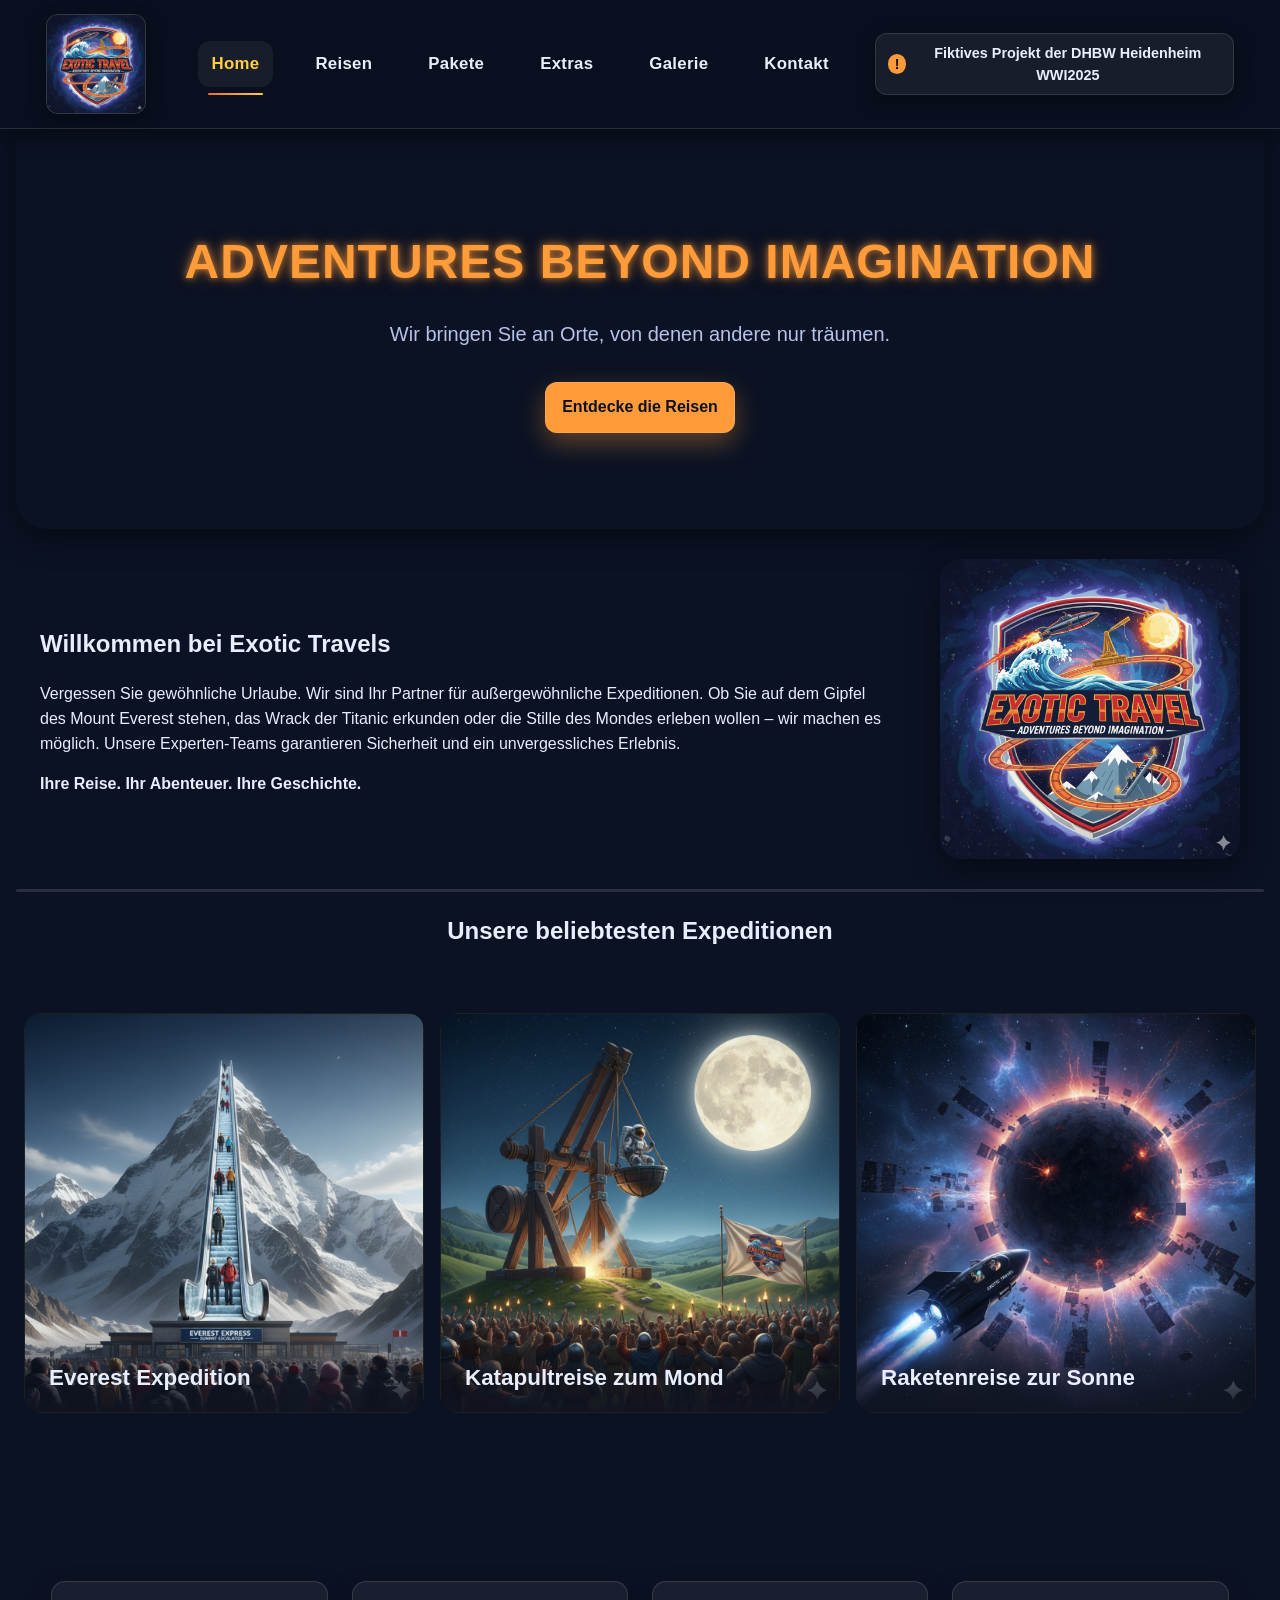
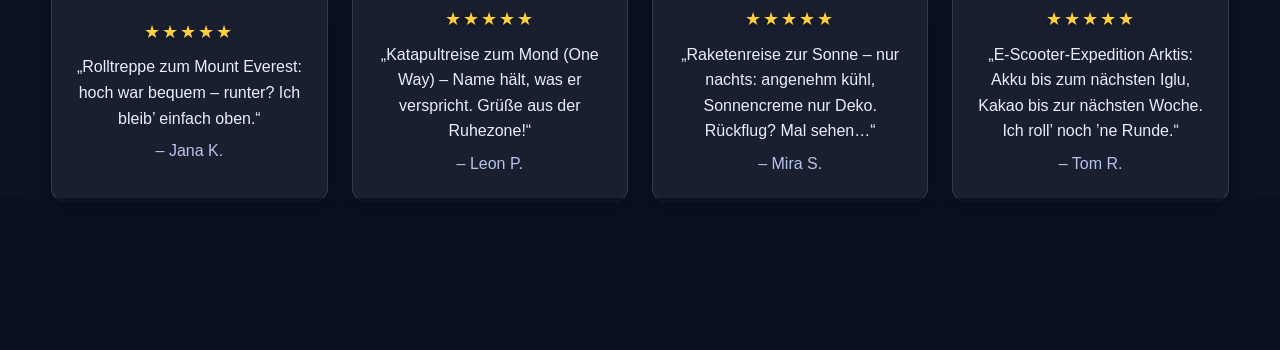
<file: index.html>
<!DOCTYPE html>
<html lang="de">

<head>
  <meta charset="UTF-8" />
  <meta name="viewport" content="width=device-width, initial-scale=1.0, shrink-to-fit=no" />
  <title>Exotic Travels – Startseite</title>
  <link rel="icon" href="./images/favicon.png" type="image/png">
  <link rel="stylesheet" href="style.css" />
  <link rel="stylesheet" href="mobile.css" />
</head>

<body>

  <header class="site-header">
    <div class="header-inner">
      <!-- Logo links -->
      <a class="brand" aria-label="Exotic Travels">
        <img class="brand-logo" src="./images/logo.png" alt="Exotic Travels Logo">
      </a>

      <!-- Mobile Menu Button -->
      <label for="nav-toggle" class="nav-toggle-label">
        <span class="hamburger"></span>
      </label>
      
      <!-- Checkbox for mobile menu toggle -->
      <input type="checkbox" id="nav-toggle" class="nav-toggle">

      <!-- Navigation zentriert -->
      <nav class="main-nav">
        <a href="./index.html" aria-current="page">Home</a>
        <a href="./reisen.html">Reisen</a>
        <a href="./reisepakete.html">Pakete</a>
        <a href="./extras.html">Extras</a>
        <a href="./galerie.html">Galerie</a>
        <a href="./kontakt.html">Kontakt</a>
      </nav>

      <!-- Info-Badge rechts -->
      <a class="note-btn" href="https://www.heidenheim.dhbw.de/startseite" target="_blank" rel="noopener">
        <span class="icon-bang" aria-hidden="true">!</span>
        Fiktives&nbsp;Projekt der DHBW Heidenheim WWI2025
      </a>
    </div>
  </header>
 <main>
    <section class="landing-hero">
      <h1>ADVENTURES BEYOND IMAGINATION</h1>
      <p class="landing-hero-subtitle">Wir bringen Sie an Orte, von denen andere nur träumen.</p>
      <a href="./reisen.html" class="btn btn-primary">Entdecke die Reisen</a>
    </section>

    <section class="landing-section-intro-section">
      <div class="landing-intro-text">
        <h2>Willkommen bei Exotic Travels</h2>
        <p>Vergessen Sie gewöhnliche Urlaube. Wir sind Ihr Partner für außergewöhnliche Expeditionen. Ob Sie auf dem Gipfel des Mount Everest stehen, das Wrack der Titanic erkunden oder die Stille des Mondes erleben wollen – wir machen es möglich. Unsere Experten-Teams garantieren Sicherheit und ein unvergessliches Erlebnis.</p>
        <p><strong>Ihre Reise. Ihr Abenteuer. Ihre Geschichte.</strong></p>
      </div>
      <div class="intro-logo">
        <img src="images/New Logo.png" alt="Exotic Travel Logo">
      </div>
    </section>

    <hr class="linie">
<h2 class="landing-section-title">Unsere beliebtesten Expeditionen</h2>
    <section class="card-grid reveal-on-scroll" class="card-grid">
      
      <figure class="card">
        <div class="card-inner">
          <div class="face front">
            <img src="./images/Mount Everest Banner.png" alt="Reiseziel 1">
           <div class="card-title-overlay"><h3>Everest Expedition</h3></div>
          </div>
          <figcaption class="face back">
            <div>
              <h3>Rolltreppe zum Mount-Everest</h3>
              <p>Entdecken sie die neue Rolltreppe auf den Mount Everest: fährt nur bergauf!</p>
              <p>Beheizter Unterboden, Sauerstoffflaschen hoffentlich betankt</p>
              <a href="./Mounteverest.html">Zur Angebotsseite</a>
              <h5>590€ pro Person</h5>
            </div>
          </figcaption>
        </div>
      </figure>

      <figure class="card">
        <div class="card-inner">
          <div class="face front">
            <img src="./images/Mondreise Banner.png" alt="Reiseziel 2">
            <div class="card-title-overlay"><h3>Katapultreise zum Mond</h3></div>
          </div>
          <figcaption class="face back">
            <div>
              <h3>Katapultreise zum Mond – One Way</h3>
              <p>Entdecken Sie unsere schnellste Ausreise: Ankunft garantiert, Rückflug nicht.<br>Gepäcklimit: 1 Helm, 0
                Rückflüge.<br>Aussicht: 12/10.</p>
              <a href="./Mondreise.html">Zur Angebotsseite</a>
              <h5>1.990€ pro Person</h5>
            </div>
          </figcaption>
        </div>
      </figure>

      <figure class="card">
        <div class="card-inner">
          <div class="face front">
            <img src="./images/Sonne Banner.png" alt="Reiseziel 3">
            <div class="card-title-overlay"><h3>Raketenreise zur Sonne</h3></div>
          </div>
          <figcaption class="face back">
            <div>
              <h3>Raketenreise zur Sonne – nur nachts</h3>
              <p>Entdecken Sie unseren Nachtflug zur Sonne: starten, staunen, nicht schmelzen.</p>
              <p>Temperatur: angenehm dunkel.<br> Sonnencreme: sicherheitshalber dabei.</p>
              <a href="./Sonne.html">Zur Angebotsseite</a>
              <h5>2.490€ pro Person</h5>
            </div>
          </figcaption>
        </div>
  </main>
  <section class="reviews-grid" aria-label="Kundenbewertungen">
      <article class="review-card">
        <div class="stars" aria-label="5 von 5 Sternen">★★★★★</div>
        <p class="review-text">„Rolltreppe zum Mount Everest: hoch war bequem – runter? Ich bleib’ einfach oben.“</p>
        <p class="review-meta">– Jana K.</p>
      </article>

      <article class="review-card">
        <div class="stars" aria-label="5 von 5 Sternen">★★★★★</div>
        <p class="review-text">„Katapultreise zum Mond (One Way) – Name hält, was er verspricht. Grüße aus der
          Ruhezone!“</p>
        <p class="review-meta">– Leon P.</p>
      </article>

      <article class="review-card">
        <div class="stars" aria-label="5 von 5 Sternen">★★★★★</div>
        <p class="review-text">„Raketenreise zur Sonne – nur nachts: angenehm kühl, Sonnencreme nur Deko. Rückflug? Mal
          sehen…“</p>
        <p class="review-meta">– Mira S.</p>
      </article>

      <article class="review-card">
        <div class="stars" aria-label="5 von 5 Sternen">★★★★★</div>
        <p class="review-text">„E-Scooter-Expedition Arktis: Akku bis zum nächsten Iglu, Kakao bis zur nächsten Woche.
          Ich roll’ noch ’ne Runde.“</p>
        <p class="review-meta">– Tom R.</p>
      </article>
    </section>

<footer class="site-footer" aria-label="Footer Navigation">
    <div class="footer-inner">
      <!-- Links mittig -->
      <nav class="footer-nav">
        <a href="./index.html">Home</a>
        <a href="./reisepakete.html">Reisepakete</a>
        <a href="./extras.html">Extras</a>
        <a href="./kontakt.html">Kontakt</a>
      </nav>

    </div>

    <p class="footer-copy">© 2025 Exotic Travels – Fiktives Projekt</p>
  </footer>


</body>

</html>
</file>
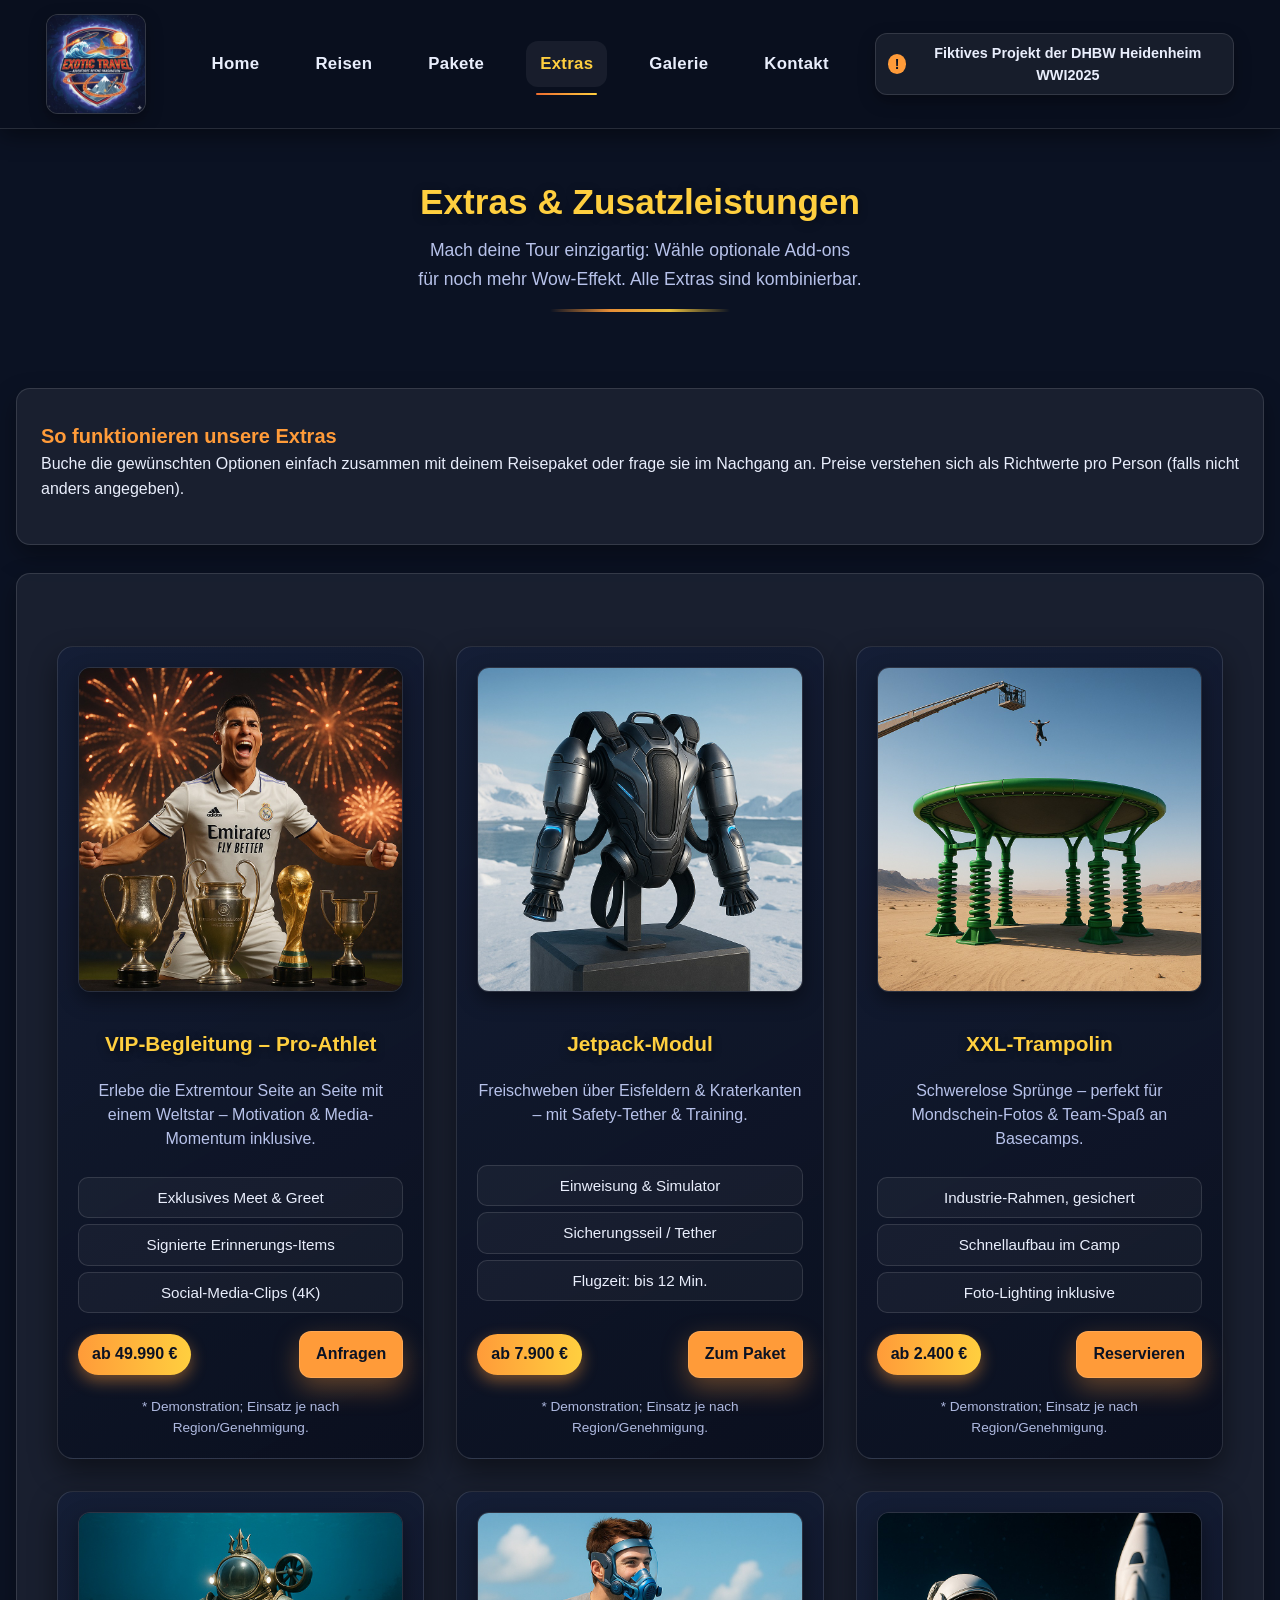
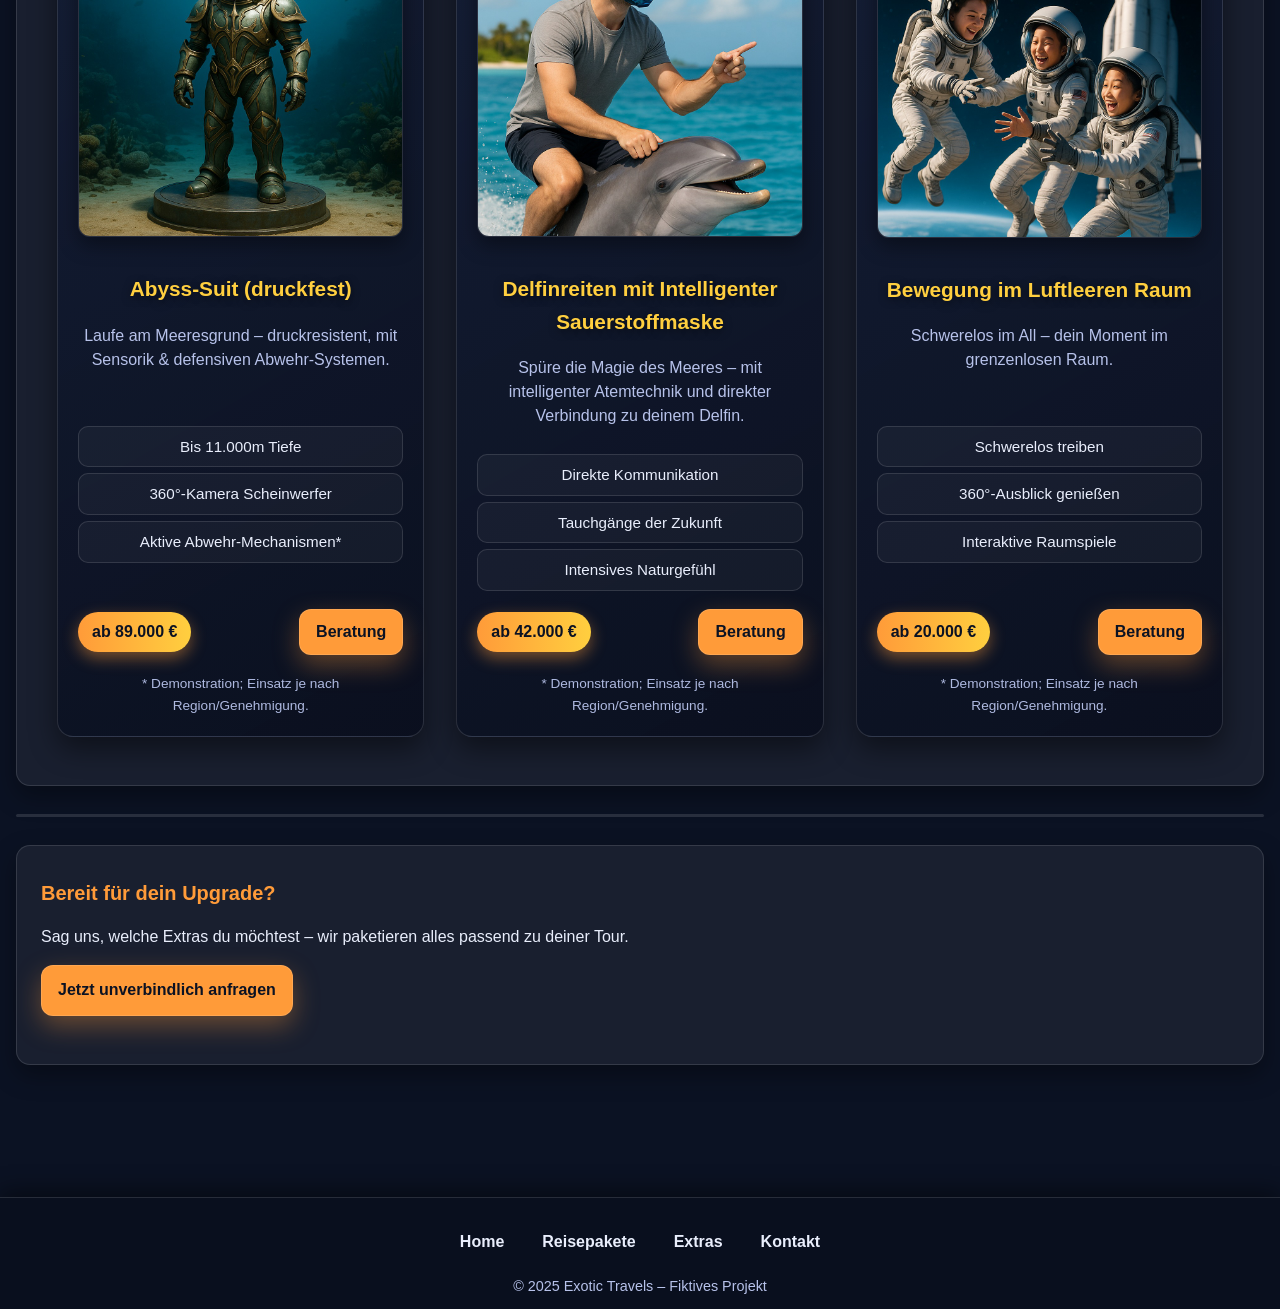
<file: extras.html>
<!DOCTYPE html>
<html lang="de">
<head>
  <meta charset="UTF-8" />
  <meta name="viewport" content="width=device-width, initial-scale=1" />
  <title>Exotic Travels – Extras</title>
  <link rel="icon" href="./images/favicon.png" type="image/png">
  <link rel="stylesheet" href="style.css" />
  <link rel="stylesheet" href="mobile.css" />
  </head>
<body>
  <header class="site-header">
    <div class="header-inner">
      <a class="brand" aria-label="Exotic Travels" href="./index.html">
        <img class="brand-logo" src="./images/logo.png" alt="Exotic Travels Logo">
      </a>
      <label for="nav-toggle" class="nav-toggle-label">
        <span class="hamburger"></span>
      </label>
      <input type="checkbox" id="nav-toggle" class="nav-toggle">
      <nav class="main-nav">
        <a href="./index.html">Home</a>
        <a href="./reisen.html">Reisen</a>
        <a href="./reisepakete.html">Pakete</a>
        <a href="./extras.html" aria-current="page">Extras</a>
        <a href="./galerie.html">Galerie</a>
        <a href="./kontakt.html">Kontakt</a>
      </nav>
      <a class="note-btn" href="https://www.heidenheim.dhbw.de/startseite" target="_blank" rel="noopener">
        <span class="icon-bang" aria-hidden="true">!</span>
        Fiktives&nbsp;Projekt der DHBW Heidenheim WWI2025
      </a>
    </div>
  </header>
  <main>
    <header class="page-header">
      <h1 class="page-title">Extras & Zusatzleistungen</h1>
      <p class="page-subtitle">
        Mach deine Tour einzigartig: Wähle optionale Add-ons für noch mehr Wow-Effekt. Alle Extras sind kombinierbar.
      </p>
    </header>
    <section class="section" aria-labelledby="extras-intro">
      <h2 id="extras-intro" class="section-title">So funktionieren unsere Extras</h2>
      <div class="prose">
        <p>Buche die gewünschten Optionen einfach zusammen mit deinem Reisepaket oder frage sie im Nachgang an. Preise verstehen sich als Richtwerte pro Person (falls nicht anders angegeben).</p>
      </div>
    </section>
    <section id="extras" class="section" aria-label="Extras & Zusatzleistungen">
      <div class="grid cols-3">
        <article class="card" aria-labelledby="extra-vip-title">
          <figure class="scene" role="img" aria-label="VIP-Begleitung durch Profi-Athlet: Symbolbild">
            <img src="./images/ronaldo.jpeg" alt="Symbolbild VIP-Begleitung">
          </figure>
          <h3 id="extra-vip-title">VIP-Begleitung – Pro-Athlet</h3>
          <p>Erlebe die Extremtour Seite an Seite mit einem Weltstar – Motivation & Media-Momentum inklusive.</p>
          <ul class="features">
            <li>Exklusives Meet &amp; Greet</li>
            <li>Signierte Erinnerungs-Items</li>
            <li>Social-Media-Clips (4K)</li>
          </ul>
          <div class="actions">
            <span class="price badge">ab 49.990&nbsp;€</span>
            <a class="btn" href="./kontakt.html">Anfragen</a>
          </div>
        </article>
        <article class="card" aria-labelledby="extra-jetpack-title">
          <figure class="scene" role="img" aria-label="Jetpack Zusatzmodul: Symbolbild">
            <img src="./images/jetpack.jpeg" alt="Symbolbild Jetpack-Modul">
          </figure>
          <h3 id="extra-jetpack-title">Jetpack-Modul</h3>
          <p>Freischweben über Eisfeldern &amp; Kraterkanten – mit Safety-Tether &amp; Training.</p>
          <ul class="features">
            <li>Einweisung &amp; Simulator</li>
            <li>Sicherungsseil / Tether</li>
            <li>Flugzeit: bis 12&nbsp;Min.</li>
          </ul>
          <div class="actions">
            <span class="price badge">ab 7.900&nbsp;€</span>
            <a class="btn" href="./kontakt.html">Zum Paket</a>
          </div>
        </article>
        <article class="card" aria-labelledby="extra-tramp-title">
          <figure class="scene" role="img" aria-label="XXL-Trampolin für Tour: Symbolbild">
            <img src="./images/trampolin.jpeg" alt="Symbolbild XXL-Trampolin">
          </figure>
          <h3 id="extra-tramp-title">XXL-Trampolin</h3>
          <p>Schwerelose Sprünge – perfekt für Mondschein-Fotos &amp; Team-Spaß an Basecamps.</p>
          <ul class="features">
            <li>Industrie-Rahmen, gesichert</li>
            <li>Schnellaufbau im Camp</li>
            <li>Foto-Lighting inklusive</li>
          </ul>
          <div class="actions">
            <span class="price badge">ab 2.400&nbsp;€</span>
            <a class="btn" href="./kontakt.html">Reservieren</a>
          </div>
        </article>

        <article class="card" aria-labelledby="extra-abyss-title">
          <figure class="scene" role="img" aria-label="Druckresistenter Roboteranzug: Symbolbild">
            <img src="./images/wasseranzug.jpeg" alt="Symbolbild druckresistenter Anzug">
          </figure>
          <h3 id="extra-abyss-title">Abyss-Suit (druckfest)</h3>
          <p>Laufe am Meeresgrund – druckresistent, mit Sensorik &amp; defensiven Abwehr-Systemen.</p>
          <ul class="features">
            <li>Bis 11.000m Tiefe</li>
            <li>360°-Kamera Scheinwerfer</li>
            <li>Aktive Abwehr-Mechanismen*</li>
          </ul>
          <div class="actions">
            <span class="price badge">ab 89.000 €</span>
            <a class="btn" href="./kontakt.html">Beratung</a>
          </div>
          <small class="muted">* Demonstration; Einsatz je nach Region/Genehmigung.</small>
        </article>

        <article class="card" aria-labelledby="Delfinreiten">
          <figure class="scene" role="img" aria-label="Delfinreiten: Symbolbild">
            <img src="./images/Delfinreiten.png" alt="Symbolbild Delfinreiten">
          </figure>
          <h3 id="extra-Delfinreiten-title">Delfinreiten mit Intelligenter Sauerstoffmaske</h3>
          <p>Spüre die Magie des Meeres – mit intelligenter Atemtechnik und direkter Verbindung zu deinem Delfin.</p>
          <ul class="features">
            <li>Direkte Kommunikation</li>
            <li>Tauchgänge der Zukunft</li>
            <li>Intensives Naturgefühl</li>
          </ul>
          <div class="actions">
            <span class="price badge">ab 42.000&nbsp;€</span>
            <a class="btn" href="./kontakt.html">Beratung</a>
          </div>
          <small class="muted">* Demonstration; Einsatz je nach Region/Genehmigung.</small>
        </article>

        <article class="card" aria-labelledby="Bewegung im Bewegung_im_Luftleeren_Raum">
          <figure class="scene" role="img" aria-label="Bewegung im Luftleeren Raum: Symbolbild">
            <img src="./images/Bewegung_im_Luftleeren_Raum.jpeg" alt="Symbolbild Bewegung im Luftleeren Raum">
          </figure>
          <h3 id="extra-abyss-title">Bewegung im Luftleeren Raum</h3>
          <p>Schwerelos im All – dein Moment im grenzenlosen Raum.</p>
          <ul class="features">
            <li>Schwerelos treiben</li>
            <li>360°-Ausblick genießen</li>
            <li>Interaktive Raumspiele</li>
          </ul>
          <div class="actions">
            <span class="price badge">ab 20.000&nbsp;€</span>
            <a class="btn" href="./kontakt.html">Beratung</a>
          </div>
          <small class="muted">* Demonstration; Einsatz je nach Region/Genehmigung.</small>
        </article>
      </div>
    </section>
    <hr class="linie" />
    <section class="section" aria-labelledby="cta-extras">
      <h2 id="cta-extras" class="section-title">Bereit für dein Upgrade?</h2>
      <p class="prose">Sag uns, welche Extras du möchtest – wir paketieren alles passend zu deiner Tour.</p>
      <p>
        <a class="btn" href="./kontakt.html">Jetzt unverbindlich anfragen</a>
      </p>
    </section>
  </main>
  <footer class="site-footer" aria-label="Footer Navigation">
    <div class="footer-inner">
      <nav class="footer-nav">
        <a href="./index.html">Home</a>
        <a href="./reisepakete.html">Reisepakete</a>
        <a href="./extras.html" aria-current="page">Extras</a>
        <a href="./kontakt.html">Kontakt</a>
      </nav>
    </div>
    <p class="footer-copy">© 2025 Exotic Travels – Fiktives Projekt</p>
  </footer>
</body>
</html>
</file>
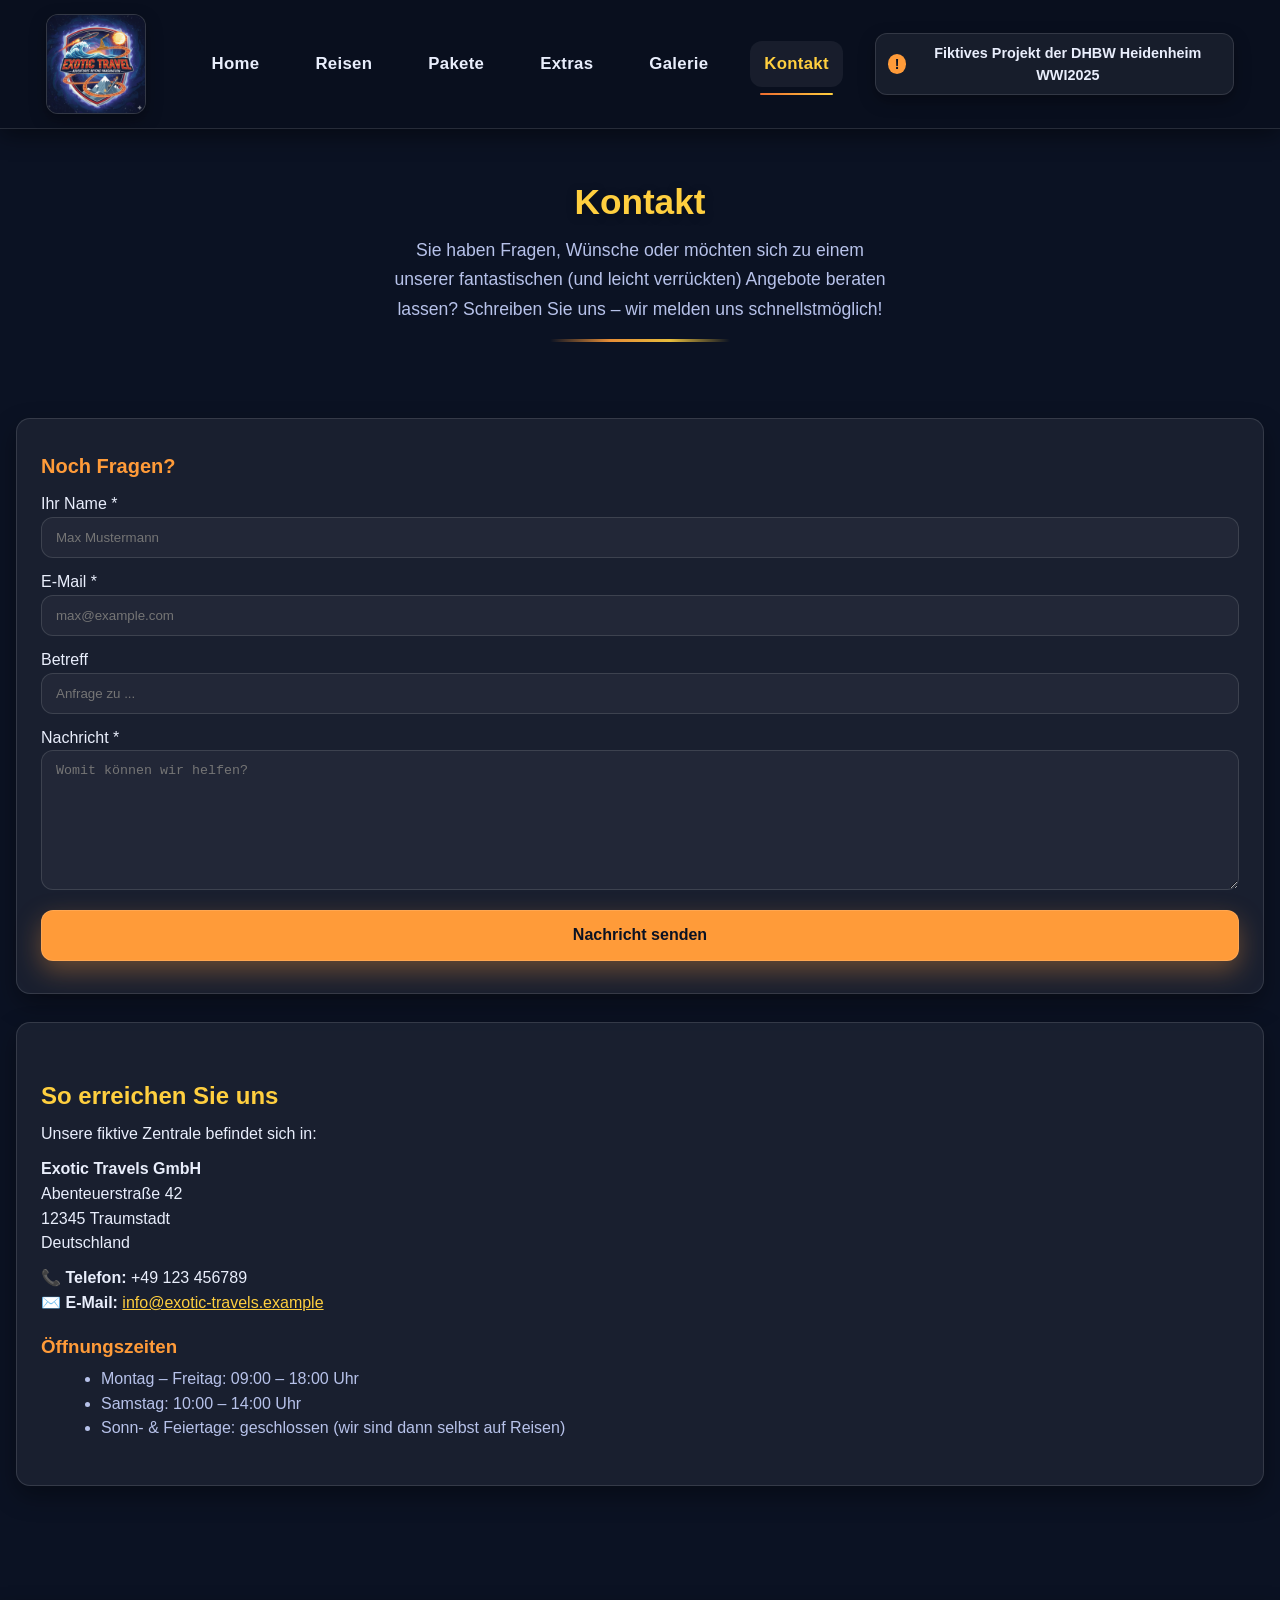
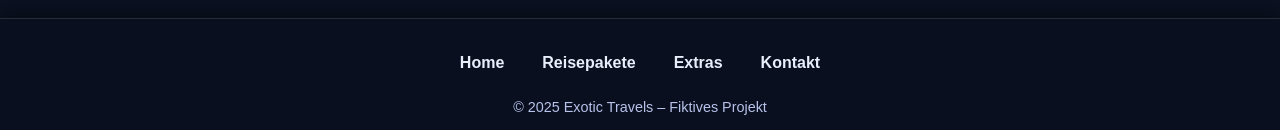
<file: kontakt.html>
<!DOCTYPE html>
<html lang="de">
<head>
  <meta charset="UTF-8" />
  <meta name="viewport" content="width=device-width, initial-scale=1" />
  <title>Exotic Travels – Kontakt</title>
  <link rel="icon" href="./images/favicon.png" type="image/png">
  <link rel="stylesheet" href="style.css" />
  <link rel="stylesheet" href="mobile.css" />
</head>
<body>
  <header class="site-header">
    <div class="header-inner">
      <a class="brand" aria-label="Exotic Travels" href="./index.html">
        <img class="brand-logo" src="./images/logo.png" alt="Exotic Travels Logo">
      </a>
      <label for="nav-toggle" class="nav-toggle-label">
        <span class="hamburger"></span>
      </label>
      <input type="checkbox" id="nav-toggle" class="nav-toggle">
      <nav class="main-nav">
        <a href="./index.html">Home</a>
        <a href="./reisen.html">Reisen</a>
        <a href="./reisepakete.html">Pakete</a>
        <a href="./extras.html">Extras</a>
        <a href="./galerie.html">Galerie</a>
        <a href="./kontakt.html" aria-current="page">Kontakt</a>
      </nav>
      <a class="note-btn" href="https://www.heidenheim.dhbw.de/startseite" target="_blank" rel="noopener">
        <span class="icon-bang" aria-hidden="true">!</span>
        Fiktives&nbsp;Projekt der DHBW Heidenheim WWI2025
      </a>
    </div>
  </header>
  <main>
    <header class="page-header">
      <h1 class="page-title">Kontakt</h1>
      <p class="page-subtitle">
        Sie haben Fragen, Wünsche oder möchten sich zu einem unserer fantastischen (und leicht verrückten) Angebote beraten lassen?  
        Schreiben Sie uns – wir melden uns schnellstmöglich!
      </p>
    </header>
    <section class="section">
      <div class="section-header">
        <h2 class="section-title">Noch Fragen?</h2>
      </div>
      <form class="form" action="./kontakt.html" method="post">
        <label>
          <span>Ihr Name *</span>
          <input class="input" type="text" name="name" placeholder="Max Mustermann" required>
        </label>
        <label>
          <span>E-Mail *</span>
          <input class="input" type="email" name="email" placeholder="max@example.com" required>
        </label>
        <label>
          <span>Betreff</span>
          <input class="input" type="text" name="subject" placeholder="Anfrage zu ...">
        </label>
        <label>
          <span>Nachricht *</span>
          <textarea class="textarea" name="msg" placeholder="Womit können wir helfen?" required></textarea>
        </label>
        <button class="btn" type="submit">Nachricht senden</button>
      </form>
    </section>
    <section class="section prose">
      <h2>So erreichen Sie uns</h2>
      <p>Unsere fiktive Zentrale befindet sich in:</p>
      <p><strong>Exotic Travels GmbH</strong><br>Abenteuerstraße 42<br>12345 Traumstadt<br>Deutschland</p>
      <p>
        📞 <strong>Telefon:</strong> +49&nbsp;123&nbsp;456789<br>
        ✉️ <strong>E-Mail:</strong> <a href="mailto:info@exotic-travels.example">info@exotic-travels.example</a>
      </p>
      <h3>Öffnungszeiten</h3>
      <ul>
        <li>Montag – Freitag: 09:00 – 18:00 Uhr</li>
        <li>Samstag: 10:00 – 14:00 Uhr</li>
        <li>Sonn- & Feiertage: geschlossen (wir sind dann selbst auf Reisen)</li>
      </ul>
    </section>
  </main>
  <footer class="site-footer" aria-label="Footer Navigation">
    <div class="footer-inner">
      <nav class="footer-nav">
        <a href="./index.html">Home</a>
        <a href="./reisepakete.html">Reisepakete</a>
        <a href="./extras.html">Extras</a>
        <a href="./kontakt.html" aria-current="page">Kontakt</a>
      </nav>
    </div>
    <p class="footer-copy">© 2025 Exotic Travels – Fiktives Projekt</p>
  </footer>
</body>
</html>
</file>
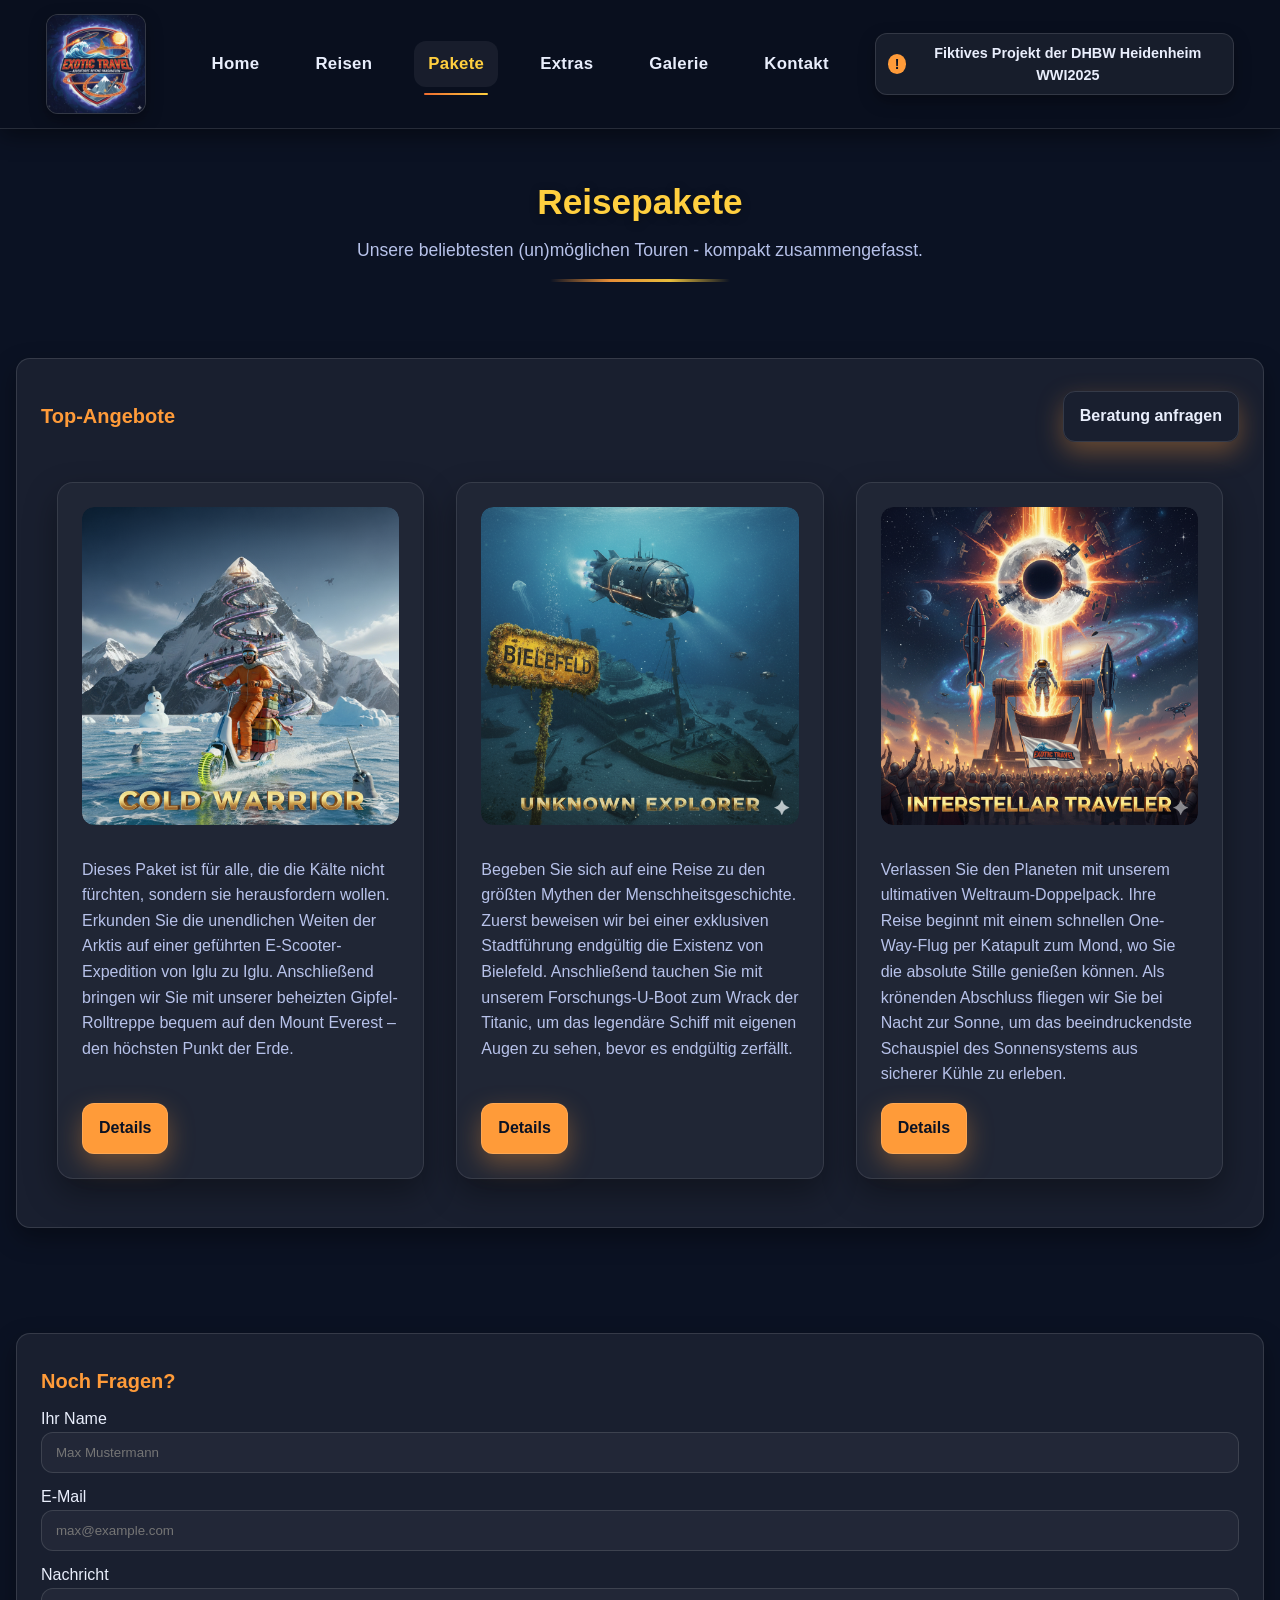
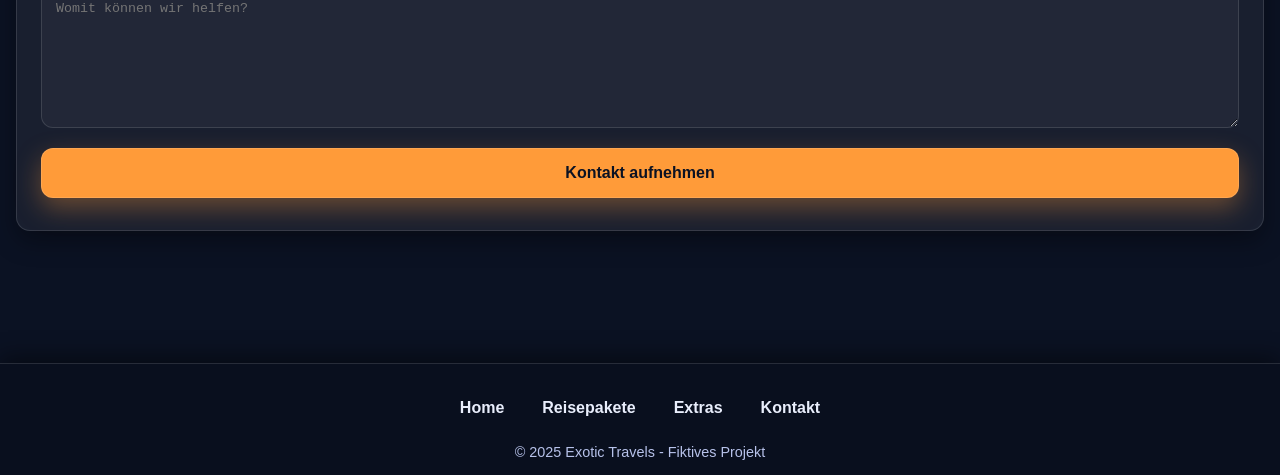
<file: reisepakete.html>
<!DOCTYPE html>
<html lang="de">
<head>
  <meta charset="UTF-8" />
  <meta name="viewport" content="width=device-width, initial-scale=1" />
  <title>Exotic Travels - Reisepakete</title>
  <link rel="icon" href="./images/favicon.png" type="image/png">
  <link rel="stylesheet" href="style.css" />
  <link rel="stylesheet" href="mobile.css" />
</head>
<body>
  <header class="site-header">
    <div class="header-inner">
      <a class="brand" aria-label="Exotic Travels" href="./index.html">
        <img class="brand-logo" src="./images/logo.png" alt="Exotic Travels Logo">
      </a>
      <label for="nav-toggle" class="nav-toggle-label">
        <span class="hamburger"></span>
      </label>
      <input type="checkbox" id="nav-toggle" class="nav-toggle">
      <nav class="main-nav">
        <a href="./index.html">Home</a>
        <a href="./reisen.html">Reisen</a>
        <a href="./reisepakete.html" aria-current="page">Pakete</a>
        <a href="./extras.html">Extras</a>
        <a href="./galerie.html">Galerie</a>
        <a href="./kontakt.html">Kontakt</a>
      </nav>
      <a class="note-btn" href="https://www.heidenheim.dhbw.de/startseite" target="_blank" rel="noopener">
        <span class="icon-bang" aria-hidden="true">!</span>
        Fiktives&nbsp;Projekt der DHBW Heidenheim WWI2025
      </a>
    </div>
  </header>
  <main>
    <header class="page-header">
      <h1 class="page-title">Reisepakete</h1>
      <p class="page-subtitle">Unsere beliebtesten (un)möglichen Touren - kompakt zusammengefasst.</p>
    </header>
    <section class="section">
      <div class="section-header">
        <h2 class="section-title">Top-Angebote</h2>
        <a class="btn ghost" href="./kontakt.html">Beratung anfragen</a>
      </div>
      <div class="grid cols-3">
        <article class="card">
          <div class="card-image-container">
            <img src="images/cold_warrior.png" alt="Cold Warrior Paket">
          </div>
          <p>Dieses Paket ist für alle, die die Kälte nicht fürchten, sondern sie herausfordern wollen. Erkunden Sie die unendlichen Weiten der Arktis auf einer geführten E-Scooter-Expedition von Iglu zu Iglu. Anschließend bringen wir Sie mit unserer beheizten Gipfel-Rolltreppe bequem auf den Mount Everest – den höchsten Punkt der Erde.</p>
          <a class="btn" href="./index.html">Details</a>
        </article>
        <article class="card">
          <div class="card-image-container">
            <img src="images/unknown_exploerer.png" alt="Unknown Explorer Paket">
          </div>
          <p>Begeben Sie sich auf eine Reise zu den größten Mythen der Menschheitsgeschichte. Zuerst beweisen wir bei einer exklusiven Stadtführung endgültig die Existenz von Bielefeld. Anschließend tauchen Sie mit unserem Forschungs-U-Boot zum Wrack der Titanic, um das legendäre Schiff mit eigenen Augen zu sehen, bevor es endgültig zerfällt.</p>
          <a class="btn" href="./index.html">Details</a>
        </article>
        <article class="card">
          <div class="card-image-container">
            <img src="images/interstellar_traveler_banner.png" alt="Interstellar Traveler Paket">
          </div>
          <p>Verlassen Sie den Planeten mit unserem ultimativen Weltraum-Doppelpack. Ihre Reise beginnt mit einem schnellen One-Way-Flug per Katapult zum Mond, wo Sie die absolute Stille genießen können. Als krönenden Abschluss fliegen wir Sie bei Nacht zur Sonne, um das beeindruckendste Schauspiel des Sonnensystems aus sicherer Kühle zu erleben.</p>
          <a class="btn" href="./index.html">Details</a>
        </article>
      </div>
    </section>
    <br><br>
    <section class="section">
      <div class="section-header">
        <h2 class="section-title">Noch Fragen?</h2>
      </div>
      <form class="form" action="./kontakt.html" method="get">
        <label>
          <span>Ihr Name</span>
          <input class="input" type="text" name="name" placeholder="Max Mustermann" required>
        </label>
        <label>
          <span>E-Mail</span>
          <input class="input" type="email" name="email" placeholder="max@example.com" required>
        </label>
        <label>
          <span>Nachricht</span>
          <textarea class="textarea" name="msg" placeholder="Womit können wir helfen?"></textarea>
        </label>
        <button class="btn" type="submit">Kontakt aufnehmen</button>
      </form>
    </section>
  </main>
  <footer class="site-footer" aria-label="Footer Navigation">
    <div class="footer-inner">
      <nav class="footer-nav">
        <a href="./index.html">Home</a>
        <a href="./reisepakete.html" aria-current="page">Reisepakete</a>
        <a href="./extras.html">Extras</a>
        <a href="./kontakt.html">Kontakt</a>
      </nav>
    </div>
    <p class="footer-copy">© 2025 Exotic Travels - Fiktives Projekt</p>
  </footer>
</body>
</html>
</file>
<file: style.css>
html,body
{ 
  height:100%; 
}

body
{
  margin:0;
  background:#0b1223;
  color:#e9eefc;
  font-family:"Segoe UI", Arial, sans-serif;
  line-height:1.55;
  -webkit-font-smoothing:antialiased;
  -moz-osx-font-smoothing:grayscale;
  text-align:center;
  overflow-x:hidden;
  width: 100%;
  box-sizing: border-box;
}

*, *:before, *:after
{
  box-sizing: inherit;
}

a
{ 
  color:#ffcf3f; text-decoration:none; 
}

img
{ 
  max-width:100%; display:block;
}

main
{
  width: 100%;
  max-width: 1440px;
  margin: 0 auto;
  padding: 0 16px 48px;
  overflow-x: hidden;
}

@media (max-width: 390px){
  main {
    padding: 0 12px 32px;
  }
}

.site-header{
  position:sticky; top:0; z-index:1000;
  background:rgba(10,15,30,.75);
  border-bottom:1px solid rgba(255,255,255,.12);
  backdrop-filter:blur(10px);
  box-shadow:0 6px 22px rgba(0,0,0,.45);
  padding:14px 0;
}
.header-inner{
  width:min(1440px,96vw);
  margin:0 auto;
  padding:0 20px;
  display:grid;
  grid-template-columns:120px 1fr auto;
  align-items:center;
  gap:12px 32px;
}
.brand-logo{
  width:100px; height:100px; object-fit:contain;
  border-radius:12px;
  background:rgba(255,255,255,.06);
  border:1px solid rgba(255,255,255,.12);
  box-shadow:0 6px 16px rgba(0,0,0,.35);
}
.main-nav{ display:flex; justify-content:center; align-items:center; gap:28px; }
.main-nav a{
  color:#e9eefc; font-weight:600; letter-spacing:.3px;
  font-size:1.05rem; position:relative; padding:10px 14px; border-radius:12px;
  transition:color .25s, transform .2s, background .25s;
}
.main-nav a:hover{ color:#ffcf3f; background:rgba(255,255,255,.06); transform:translateY(-1px); }
.main-nav a::after{
  content:""; position:absolute; left:10px; right:10px; bottom:-8px; height:2px; border-radius:999px;
  background:linear-gradient(90deg,#ef6d2f,#ffcf3f);
  transform:scaleX(0); transform-origin:left; transition:transform .25s;
}
.main-nav a:hover::after{ transform:scaleX(1); }
.main-nav a[aria-current="page"]{ color:#ffcf3f; background:rgba(255,255,255,.06); }
.main-nav a[aria-current="page"]::after{ transform:scaleX(1); }

.header-inner .note-btn{ justify-self:end; }
.note-btn{
  display:inline-flex; align-items:center; gap:8px;
  padding:8px 12px; border-radius:12px; cursor:pointer;
  background:rgba(255,255,255,.06); color:#e9eefc;
  border:1px solid rgba(255,255,255,.12);
  box-shadow:0 6px 16px rgba(0,0,0,.35);
  font-weight:600; font-size:.9rem;
  transition:background .25s, transform .15s, box-shadow .2s, color .2s;
}
.note-btn:hover{ background:rgba(255,255,255,.09); transform:translateY(-1px); box-shadow:0 10px 24px rgba(0,0,0,.45); }
.note-btn:focus-visible{ outline:2px solid #ffcf3f; outline-offset:3px; }
.note-btn .icon-bang{
  display:inline-flex; align-items:center; justify-content:center;
  width:20px; height:20px; border-radius:50%;
  background:#ff9b39; color:#0b1223;
  font-weight:800; font-size:14px; line-height:1;
}

.page-header{ padding:28px 0 8px; }
.page-title{
  margin:18px 0 6px; font-size:clamp(1.6rem, 3.2vw, 2.2rem); font-weight:800;
  color:#ffcf3f; text-shadow:0 2px 10px rgba(0,0,0,.35);
}
.page-subtitle{ margin:0 0 16px; color:#b7c2ea; max-width:70ch; }

.breadcrumbs{
  display:flex; gap:8px; flex-wrap:wrap; justify-content:center;
  font-size:.95rem; color:#b7c2ea;
}
.breadcrumbs a{ color:#e9eefc; }
.breadcrumbs a:hover{ color:#ffcf3f; }

.section {
  margin: 28px auto;
  padding: 32px 24px;
  background: rgba(255,255,255,.06);
  border: 1px solid rgba(255,255,255,.12);
  border-radius: 14px;
  box-shadow: 0 10px 24px rgba(0,0,0,.35);
  text-align: left;
  max-width: 1400px;
}

.section .grid {
  display: grid;
  grid-template-columns: repeat(auto-fit, minmax(min(100%, 320px), 1fr));
  gap: 32px;
  margin-top: 24px;
}

@media (max-width: 768px) {
  .section {
    padding: 24px 16px;
    margin: 20px auto;
  }
  
  .section .grid {
    gap: 24px;
  }
}
@media (max-width: 768px) {
  .section {
    width: calc(100% - 1rem);
    margin: 1rem auto;
  }
}
.section-header{
  display:flex; align-items:center; justify-content:space-between; gap:12px; margin-bottom:10px;
}
.section-title{ margin:0; font-size:1.25rem; color:#ff9b39; }

.card {
  background: linear-gradient(145deg, #11182d, #0b1223);
  border: 1px solid rgba(255,255,255,.12);
  border-radius: 16px;
  padding: 24px;
  box-shadow: 0 14px 32px rgba(0,0,0,.35);
  transition: transform .3s ease, box-shadow .3s ease;
  text-align: left;
  display: flex;
  flex-direction: column;
  gap: 1.25rem;
  height: 100%;
}

.card img {
  width: 100%;
  object-fit: contain;
  border-radius: 12px;
  background: rgba(0,0,0,.2);
  margin: 0;
}
.card:hover{ transform:translateY(-1px); box-shadow:0 22px 60px rgba(0,0,0,.55); }
.card h3{ margin:0 0 8px; color:#ff9b39; }

.grid { 
  display: grid; 
  gap: clamp(16px, 4vw, 32px);
  padding: 1rem;
}

.grid.cols-3 { 
  grid-template-columns: repeat(auto-fit, minmax(min(100%, 300px), 1fr)); 
}

.grid.cols-2 { 
  grid-template-columns: repeat(auto-fit, minmax(min(100%, 300px), 1fr)); 
}

.stack > * + * { 
  margin-top: 12px; 
}

/* Pakete Card Styles */
.section .card {
  background: rgba(255,255,255,.03);
  border: 1px solid rgba(255,255,255,.1);
  border-radius: 16px;
  padding: clamp(1rem, 3vw, 1.5rem);
  height: auto;
  display: flex;
  flex-direction: column;
  gap: 1rem;
  transition: transform 0.3s ease, box-shadow 0.3s ease;
}

.card-image-container {
  width: 100%;
  display: flex;
  align-items: center;
  justify-content: center;
  border-radius: 12px;
  overflow: hidden;
  background: transparent;
  margin-bottom: 1rem;
}


.card-image-container img {
  width: 100%;
  height: auto;
  aspect-ratio: auto;
  object-fit: contain;
  border-radius: 12px;
  background: transparent;
  margin: auto;
  display: block;
  transition: transform 0.3s ease;
}

.card-image-container img:hover {
  transform: scale(1.05);
}

.section .card:hover {
  transform: translateY(-5px);
  box-shadow: 0 20px 40px rgba(0,0,0,0.3);
}

.section .card p {
  color: #b7c2ea;
  line-height: 1.6;
  margin: 0;
}

.section .card .btn {
  margin-top: auto;
  align-self: start;
}

@media (max-width: 768px) {
  .section {
    padding: 1rem;
  }

  .section .card {
    padding: 1rem;
  }

  .section .card img {
    height: 180px;
  }
}

@media (max-width: 390px) {
  .grid {
    gap: 1rem;
    padding: 0.5rem;
  }

  .section {
    padding: 0.5rem;
    margin: 1rem 0;
  }

  .section-header {
    flex-direction: column;
    gap: 0.5rem;
    text-align: center;
  }
}

.btn{
  appearance:none; cursor:pointer; font:inherit;
  display:inline-block; padding:12px 16px; border-radius:12px;
  background:#ff9b39; color:#0b1223; font-weight:700;
  border:1px solid rgba(255,255,255,.12); box-shadow:0 10px 26px rgba(255,155,57,.35);
  transition:transform .15s, box-shadow .2s, background .2s;
}
.btn:hover{ transform:translateY(-1px); box-shadow:0 14px 32px rgba(255,155,57,.45); }
.btn:focus-visible{ outline:2px solid #ffcf3f; outline-offset:3px; }
.btn.ghost{ background:transparent; color:#e9eefc; }
.btn.ghost:hover{ background:rgba(255,255,255,.06); }

.prose h2{ color:#ffcf3f; margin:22px 0 8px; }
.prose h3{ color:#ff9b39; margin:16px 0 6px; }
.prose p{ color:#e9eefc; margin:0 0 10px; text-align:justify; text-justify:inter-word; hyphens:auto; }
.prose ul, .prose ol{ margin:0 0 12px 20px; color:#b7c2ea; }
.prose a{ text-decoration:underline; }

.table{
  width:100%; border-collapse:separate; border-spacing:0;
  background:rgba(255,255,255,.06); border:1px solid rgba(255,255,255,.12);
  border-radius:12px; overflow:hidden;
}
.table th, .table td{ padding:12px 14px; text-align:left; border-bottom:1px solid rgba(255,255,255,.12); }
.table thead th{ background:rgba(255,255,255,.04); color:#ffcf3f; font-weight:700; }
.table tr:last-child td{ border-bottom:0; }

.form{ display:grid; gap:12px; }
.input, .select, .textarea{
  width:100%; padding:12px 14px; color:#e9eefc;
  background:rgba(255,255,255,.04); border:1px solid rgba(255,255,255,.12); border-radius:12px;
}
.textarea{ min-height:140px; resize:vertical; }
.input:focus, .select:focus, .textarea:focus{ outline:2px solid #ffcf3f; outline-offset:3px; }

hr.linie{
  border:0; height:3px; width:100%;
  margin:18px auto; background:rgba(255,255,255,.12); border-radius:2px;
}
.linie--gradient{
  height:5px; width:400px; margin:10px auto 32px;
  background:linear-gradient(90deg, transparent, #ff9b39, #ffcf3f, transparent);
  border-radius:999px;
}

.site-footer{
  margin-top:56px; background:rgba(10,15,30,.75);
  border-top:1px solid rgba(255,255,255,.12); backdrop-filter:blur(8px);
  box-shadow:0 -6px 22px rgba(0,0,0,.45); padding:18px 0 12px; color:#e9eefc;
  text-align:center;
}
.footer-inner{
  width:min(1440px,96vw); margin:0 auto; padding:0 16px;
  display:flex; justify-content:center; align-items:center; gap:16px; flex-wrap:wrap;
}
.footer-nav{ display:flex; flex-wrap:wrap; gap:22px; justify-content:center; margin:8px auto; }
.footer-nav a{
  color:#e9eefc; font-weight:600; padding:6px 8px; border-radius:10px;
  transition:color .25s, background .25s, transform .2s;
}
.footer-nav a:hover{ color:#ffcf3f; background:rgba(255,255,255,.06); transform:translateY(-1px); }
.footer-copy{ margin:6px 0 0; color:#b7c2ea; font-size:.9rem; }

h1{ margin:48px 0 30px; color:#ffcf3f; }

.intro-text{ margin:0 auto 40px; width:90%; max-width:500px; }
.intro-text p{ margin:0 0 6px; text-align:justify; text-justify:inter-word; hyphens:auto; color:#b7c2ea; }
.intro-text p::after{ content:""; display:inline-block; width:100%; }
.intro-text p:last-child{ text-align-last:center; }

.hero{
  position:relative; min-height:30vh; display:flex; align-items:center; justify-content:center;
   color:#e9eefc; overflow:clip;
  padding-top: 50px;
}
.hero.full-bleed{ width:100vw; margin-left:50%; transform:translateX(-50%); }
@supports (width:100dvw){ .hero.full-bleed{ width:100dvw; } }

.hero-content {
    position: relative;
    z-index: 2;
    max-width: 1000px;
    text-align: center;
}
.hero-title{
  margin:0 0 10px; font-size:clamp(2rem,4vw,3rem); font-weight:800; color:#ffcf3f;
  text-shadow:0 2px 10px rgba(0,0,0,.6), 0 0 12px rgba(255,207,63,.2);
}
.hero-subtitle{ margin:8px 0 0; font-size:1.1rem; line-height:1.65; color:#b7c2ea; max-width:70ch; margin-inline:auto; }

.hero-subtitle::after{
  content:"";
  display:block;
  width:180px;
  height:3px;
  margin:14px auto 0;
  border-radius:999px;
  background:linear-gradient(90deg, transparent, #ff9b39, #ffcf3f, transparent);
  opacity:0.9;
}

@keyframes grayOut{ from{filter:none;} to{filter:grayscale(1) blur(8px) brightness(.85) saturate(.9);} }
@supports (animation-timeline: view()){
  .hero{ view-timeline-name:--hero; view-timeline-axis:block; }
  .hero::after{ animation:grayOut linear both; animation-timeline:--hero; animation-range:entry 10% cover 90%; }
}
@media (prefers-reduced-motion: reduce){
  .hero::after{ animation:none!important; filter:none!important; }
}
.landing-hero {
  padding: 6rem 24px;
  background: #0b1223; /* ehem. --deep-space-blue */
  border-radius: 0 0 30px 30px;
  box-shadow: 0 10px 30px rgba(0, 0, 0, 0.4);
}

.landing-hero h1 {
  color: #ff9b39; /* Button-Orange */
  font-weight: 900;
  font-size: clamp(1.5rem, 4vw, 3rem);
  letter-spacing: 1px;
  margin: 0 0 20px;
  text-shadow:
    0 0 6px rgba(255, 155, 57, 0.6),
    0 0 12px rgba(255, 155, 57, 0.4),
    0 0 20px rgba(255, 155, 57, 0.25);
  transition: text-shadow 0.3s ease, transform 0.3s ease;
}

@keyframes landingHeroGlow {
  0% {
    text-shadow:
      0 0 6px rgba(255, 155, 57, 0.5),
      0 0 12px rgba(255, 155, 57, 0.35),
      0 0 20px rgba(255, 155, 57, 0.2);
  }
  100% {
    text-shadow:
      0 0 10px rgba(255, 155, 57, 0.8),
      0 0 18px rgba(255, 155, 57, 0.6),
      0 0 30px rgba(255, 155, 57, 0.4);
  }
}

.landing-hero h1.glow {
  animation: landingHeroGlow 2.2s ease-in-out infinite alternate;
}

.landing-hero-subtitle {
  font-size: 1.25rem;
  color: #b7c2ea;
  margin-bottom: 2rem;
}

.landing-section-intro-section {
  display: flex;
  flex-wrap: wrap;
  align-items: center;
  justify-content: center;
  gap: 3rem;
  max-width: 1200px;
  margin: 30px auto;
}

.landing-intro-text {
  flex: 1 1 400px;
  text-align: left;
}

.landing-intro-text p {
  text-align: left;
  margin-left: 0;
}

.intro-logo {
  flex: 0 0 300px;
  text-align: center;
}

.intro-logo img {
  width: 100%;
  max-width: 350px;
  height: auto;
  border-radius: 20px;
  box-shadow: 0 10px 30px rgba(0, 0, 0, 0.4);
}

.landing-section {
  padding: 4rem 0;
}

.landing-section-title {
  margin-bottom: 3rem;
}

.landing-card-grid {
  display: grid;
  grid-template-columns: repeat(auto-fit, minmax(320px, 1fr));
  gap: 2.5rem;
  max-width: 1400px;
  margin: 0 auto;
}

.card-grid {
  display: grid;
  grid-template-columns: repeat(auto-fit, minmax(min(100%, 300px), 1fr));
  gap: clamp(16px, 4vw, 72px);
  justify-content: center;
  justify-items: center;
  margin: 40px auto 80px;
  padding: 0 16px;
  background-color: transparent;
  width: 100%;
  max-width: 1440px;
}

@media (max-width: 390px) {
  .card-grid {
    grid-template-columns: 1fr;
    padding: 0 12px;
  }
  
  .card {
    width: 100%;
    max-width: 100%;
  }
  
  .card-inner {
    width: 100%;
    height: 280px;
  }
}
.card-grid .card{
  width:400px; height:400px; perspective:1200px;
  background:transparent; border:0; box-shadow:none; padding:0;
  overflow: hidden;
}
.card-inner{
  position:relative; width:100%; height:100%;
  border-radius:16px; overflow:hidden;
  transform-style: preserve-3d;
  box-shadow:0 14px 32px rgba(0,0,0,.35);
  transition:box-shadow .25s, transform .25s;
}
.card-grid .card:hover .card-inner{ box-shadow:0 22px 60px rgba(0,0,0,.55), 0 0 0 1px rgba(255,255,255,.12); transform:translateY(-2px) scale(1.01); }
.face{
  position:absolute; inset:0; border-radius:16px;
  display:flex; align-items:center; justify-content:center;
  backface-visibility:hidden; -webkit-backface-visibility:hidden; will-change:transform;
}
.front{ transform:rotateY(0deg); background:#000; z-index:2; transition:transform 1.5s ease; border:1px solid rgba(255,255,255,.12); }
.front img{ width:100%; height:100%; object-fit:cover; display:block; }
.back{
  transform:rotateY(-180deg);
  background:linear-gradient(145deg, #11182d, #0b1223);
  color:#e9eefc; padding-top:5%; text-align:center; margin:0; z-index:3;
  transition:transform 1.5s ease; border:1px solid rgba(255,255,255,.12);
}
.card-grid .card:hover .front{ transform:rotateY(180deg); }
.card-grid .card:hover .back{ transform:rotateY(0deg); }

.card-title-overlay {
  position: absolute;
  bottom: 0;
  left: 0;
  right: 0;
  background: linear-gradient(to top, rgba(17, 21, 35, 0.9), transparent);
  padding: 2rem 1.5rem 1rem;
  text-align: left;
}

.card-title-overlay h3 {
  margin: 0;
  color: #e9eefc;
  font-size: 1.4rem;
}

.back h3{ margin:0 0 10px; font-size:1.4rem; color:#ff9b39; }
.back p{ margin:0; font-size:1.05rem; color:#e9eefc; }
.back a{
  display:inline-block; margin-top:12px; padding:12px 18px; border-radius:12px;
  background:#ff9b39; color:#0b1223; font-weight:600;
  border:1px solid rgba(255,255,255,.12);
  box-shadow:0 6px 18px rgba(255,155,57,.35);
  transition:transform .15s, box-shadow .2s, background .2s, color .2s;
}
.back a:hover{ transform:translateY(-1px); box-shadow:0 10px 24px rgba(255,155,57,.45); }
.back a:focus-visible{ outline:2px solid #ffcf3f; outline-offset:3px; }

.cta-extras{ margin:24px auto 40px; display:flex; justify-content:center; }
.btn-cta{
  appearance:none; cursor:pointer; font:inherit;
  display:inline-block; padding:14px 22px; border-radius:14px;
  background:#ff9b39; color:#0b1223; font-weight:700;
  border:1px solid rgba(255,255,255,.12); box-shadow:0 10px 26px rgba(255,155,57,.35);
  transition:transform .15s, box-shadow .2s, background .2s;
}
.btn-cta:hover{ transform:translateY(-1px); box-shadow:0 14px 32px rgba(255,155,57,.45); }
.btn-cta:focus-visible{ outline:2px solid #ffcf3f; outline-offset:3px; }

.reviews-grid {
  width: min(1400px, 92vw);
  margin: 24px auto -20px;
  display: flex;
  flex-wrap: wrap;
  justify-content: center;
  gap: 20px;
}

.review-card {
  flex: 1 1 250px;
  max-width: 300px;
  min-width: 250px;
}

@media (min-width: 1200px) {
  .reviews-grid {
    display: grid;
    grid-template-columns: repeat(4, 1fr);
    gap: 20px;
  }

  .review-card {
    max-width: none;
  }
}
.review-card {
  display: flex;
  flex-direction: column;
  align-items: center;
  justify-content: center;
  text-align: center;
  height: 100%;
  min-height: 180px;
  padding: 24px;
  background: rgba(255,255,255,.06);
  border: 1px solid rgba(255,255,255,.12);
  border-radius: 14px;
  box-shadow: 0 10px 24px rgba(0,0,0,.35);
  transition: transform 0.3s ease, box-shadow 0.3s ease;
}

.review-card:hover {
  transform: translateY(-5px);
  box-shadow: 0 15px 30px rgba(0,0,0,.45);
}
.stars{ color:#ffcf3f; text-shadow:0 2px 6px rgba(0,0,0,.4); letter-spacing:2px; margin-bottom:8px; font-size:1.1rem; }
.review-text{ margin:0 0 8px; color:#e9eefc; line-height:1.6; max-width:60ch; }
.review-meta{ margin:0; color:#b7c2ea; }
h5{ color:#ef6d2f; }

#extras{ margin-top:24px; }
#extras .grid{ gap:32px; }

#extras .card{
  background:linear-gradient(150deg, rgba(20,30,55,0.85), rgba(10,15,30,0.95));
  border:1px solid rgba(255,255,255,.12);
  border-radius:16px;
  padding:20px;
  box-shadow:0 12px 28px rgba(0,0,0,0.45);
  transition:transform .25s ease, box-shadow .25s ease;
  display:flex; flex-direction:column; align-items:center; text-align:center;
}
#extras .card:hover{ transform:translateY(-4px) scale(1.02); box-shadow:0 20px 40px rgba(0,0,0,0.55); }

#extras .card img{
  width:100%; height:auto; border-radius:12px; margin-bottom:14px;
  border:1px solid rgba(255,255,255,.12); box-shadow:0 8px 20px rgba(0,0,0,0.4); transition:transform .3s ease;
}
#extras .card:hover img{ transform:scale(1.03); }

#extras h3{ margin:10px 0 6px; font-size:1.3rem; color:#ffcf3f; text-shadow:0 2px 8px rgba(0,0,0,0.5); }
#extras p{ color:#b7c2ea; margin:0 0 12px; line-height:1.5; }

#extras .features{ list-style:none; padding:0; margin:0 0 16px; }
#extras .features li{
  color:#e9eefc; background:rgba(255,255,255,0.04); border:1px solid rgba(255,255,255,0.12);
  border-radius:10px; margin:6px 0; padding:8px 10px; font-size:.95rem; transition:background .2s;
}
#extras .features li:hover{ background:rgba(255,255,255,0.08); }

#extras .price{
  display:inline-block; background:linear-gradient(90deg, #ff9b39, #ffcf3f);
  color:#0b1223; font-weight:700; padding:8px 14px; border-radius:999px;
  box-shadow:0 6px 16px rgba(255,155,57,0.45); margin-bottom:12px;
}

#extras .actions{ display:flex; flex-wrap:wrap; justify-content:center; gap:10px; margin-top:auto; }
#extras .btn{ background:#ff9b39; color:#0b1223; border-radius:12px; padding:10px 16px; font-weight:600; border:1px solid rgba(255,255,255,.12); }
#extras .btn:hover{ background:#ffcf3f; transform:translateY(-2px); box-shadow:0 10px 24px rgba(255,207,63,0.4); }
#extras .btn.ghost{ background:transparent; color:#e9eefc; border:1px solid rgba(255,255,255,.12); }
#extras .btn.ghost:hover{ background:rgba(255,255,255,.06); color:#ffcf3f; }
#extras small.muted{ display:block; margin-top:8px; font-size:.85rem; color:#b7c2ea; text-align:center; }

/* Responsive Breakpoints */
@media (max-width: 1400px) {
  .card-grid {
    grid-template-columns: repeat(auto-fit, minmax(min(100%, 350px), 1fr));
    gap: 40px;
    padding: 0 20px;
  }
  
  .reviews-grid {
    grid-template-columns: repeat(auto-fit, minmax(min(100%, 250px), 1fr));
    gap: 24px;
  }
}

@media (max-width: 1020px) {
  .header-inner {
    grid-template-columns: 80px 1fr;
  }
  
  .brand-logo {
    width: 80px;
    height: 80px;
  }
  
  .note-btn {
    display: none;
  }
  
  .main-nav {
    gap: 16px;
  }
  
  .main-nav a {
    padding: 8px 10px;
    font-size: 0.95rem;
  }
  
  #extras .grid {
    grid-template-columns: repeat(auto-fit, minmax(min(100%, 300px), 1fr));
    gap: 24px;
  }
}

/* Mobile Menu Styles */
.nav-toggle {
  display: none;
}

.nav-toggle-label {
  display: none;
  cursor: pointer;
}

.hamburger {
  display: block;
  width: 24px;
  height: 2px;
  background: #e9eefc;
  position: relative;
  transition: 0.3s;
}

.hamburger::before,
.hamburger::after {
  content: '';
  position: absolute;
  width: 24px;
  height: 2px;
  background: #e9eefc;
  transition: 0.3s;
}

.hamburger::before {
  top: -8px;
}

.hamburger::after {
  bottom: -8px;
}

@media (max-width: 768px) {
  .header-inner {
    grid-template-columns: auto auto;
    justify-content: space-between;
    align-items: center;
    padding: 0 16px;
    position: relative;
  }

  .brand-logo {
    margin: 0;
    width: 60px;
    height: 60px;
  }

  .nav-toggle-label {
    display: block;
    z-index: 2;
  }

  .main-nav {
    position: absolute;
    top: 100%;
    left: 0;
    right: 0;
    background: rgba(10,15,30,.98);
    padding: 1rem 0;
    margin: 0;
    flex-direction: column;
    align-items: center;
    gap: 0.5rem;
    transform: translateY(-150%);
    opacity: 0;
    visibility: hidden;
    transition: transform 0.3s ease, opacity 0.3s ease, visibility 0.3s ease;
    backdrop-filter: blur(10px);
  }

  .nav-toggle:checked ~ .main-nav {
    transform: translateY(0);
    opacity: 1;
    visibility: visible;
  }

  .main-nav a {
    padding: 1rem;
    width: 100%;
    text-align: center;
    background: transparent !important;
    border: none !important;
    font-size: 1.1rem;
    color: #e9eefc;
    transition: color 0.3s ease;
    border-radius: 0 !important;
  }

  .main-nav a:hover,
  .main-nav a[aria-current="page"] {
    color: #ffcf3f !important;
    background: transparent !important;
    transform: none !important;
  }

  .main-nav a::after {
    display: none !important;
  }

  .main-nav a:hover::after {
    display: none !important;
  }

  /* Animiere Hamburger zu X */
  .nav-toggle:checked ~ .nav-toggle-label .hamburger {
    background: transparent;
  }

  .nav-toggle:checked ~ .nav-toggle-label .hamburger::before {
    transform: rotate(45deg);
    top: 0;
  }

  .nav-toggle:checked ~ .nav-toggle-label .hamburger::after {
    transform: rotate(-45deg);
    bottom: 0;
  }

  .landing-section-intro-section {
    flex-direction: column;
    text-align: center;
    padding: 0 16px;
    gap: 2rem;
  }

  .landing-intro-text {
    flex: 1 1 100%;
  }

  .intro-logo {
    flex: 1 1 100%;
    max-width: 280px;
    margin: 0 auto;
  }

  .card-inner {
    height: 350px;
  }
}

@media (max-width: 480px) {
  .header-inner {
    padding: 0 12px;
  }

  .main-nav {
    flex-direction: column;
    gap: 8px;
    width: 100%;
  }

  .main-nav a {
    width: 100%;
    text-align: center;
    padding: 12px;
    background: rgba(255,255,255,.06);
  }

  .landing-hero {
    padding: 3rem 16px;
  }

  .card-inner {
    height: 300px;
  }

  .reviews-grid {
    grid-template-columns: 1fr;
    gap: 16px;
  }

  .footer-nav {
    flex-direction: column;
    gap: 12px;
    width: 100%;
  }

  .footer-nav a {
    width: 100%;
    text-align: center;
    padding: 12px;
    background: rgba(255,255,255,.06);
  }
  
  .landing-hero-subtitle {
    font-size: 1rem;
    padding: 0 1rem;
  }
}

.page-intro{
  margin:6px auto 18px;
  max-width:72ch;
  text-align:center;
}

.page-kicker{
  display:inline-block;
  font-size:.85rem;
  letter-spacing:.08em;
  text-transform:uppercase;
  color:#ffcf3f;
  background:rgba(255,255,255,.05);
  border:1px solid rgba(255,255,255,.12);
  padding:6px 10px;
  border-radius:999px;
  margin-bottom:10px;
}

.page-lead{
  margin:0 auto;
  color:#b7c2ea;
  line-height:1.7;
  font-size:1.05rem;
  text-wrap:balance;
}

.page-intro.hr::after{
  content:"";
  display:block;
  width:180px;
  height:3px;
  margin:12px auto 0;
  border-radius:999px;
  background:linear-gradient(90deg, transparent, #ff9b39, #ffcf3f, transparent);
  opacity:.9;
}

.page-intro.boxed{
  background:rgba(255,255,255,.06);
  border:1px solid rgba(255,255,255,.12);
  border-radius:12px;
  padding:14px 16px;
  box-shadow:0 10px 24px rgba(0,0,0,.35);
}

@media (max-width:720px){
  .page-lead{ font-size:1rem; }
}
.page-subtitle{
  margin: 0 auto 28px;
  max-width: 70ch;
  color: #b7c2ea;
  font-size: 1.1rem;
  line-height: 1.7;
  text-align: center;
  text-wrap: balance;
  position: relative;
  padding-bottom: 12px;
}

.page-subtitle::after{
  content:"";
  display:block;
  width:180px;
  height:3px;
  margin:14px auto 0;
  border-radius:999px;
  background:linear-gradient(90deg, transparent, #ff9b39, #ffcf3f, transparent);
  opacity:0.9;
}

@media (prefers-reduced-motion: no-preference){
  .page-subtitle::after{
    transition:width .6s ease, opacity .6s ease;
  }
  .page-subtitle:hover::after{
    width:240px;
    opacity:1;
  }
}

.landing-hero h1 {
  color: #ff9b39;
  font-weight: 900;
  font-size: clamp(1.5rem, 4vw, 3rem);
  letter-spacing: 1px;
  margin: 0 0 20px;
  text-shadow:
    0 0 6px rgba(255, 155, 57, 0.6),
    0 0 12px rgba(255, 155, 57, 0.4),
    0 0 20px rgba(255, 155, 57, 0.25);
  transition: text-shadow 0.3s ease, transform 0.3s ease;
}

@keyframes landingHeroGlow {
  0% {
    text-shadow:
      0 0 6px rgba(255, 155, 57, 0.5),
      0 0 12px rgba(255, 155, 57, 0.35),
      0 0 20px rgba(255, 155, 57, 0.2);
  }
  100% {
    text-shadow:
      0 0 10px rgba(255, 155, 57, 0.8),
      0 0 18px rgba(255, 155, 57, 0.6),
      0 0 30px rgba(255, 155, 57, 0.4);
  }
}

.landing-hero h1.glow {
  animation: landingHeroGlow 2.2s ease-in-out infinite alternate;
}
#extras .grid {
  align-items: stretch;
}

#extras .card {
  display: grid;
  grid-template-rows: auto auto auto 1fr auto auto;
  gap: 0.75rem;
  height: 100%;
  text-align: center;
}

#extras .card .scene {
  margin: 0;
}

#extras .card img {
  width: 100%;
  object-fit: cover;
  border-radius: 12px;
  background: rgba(0,0,0,.2);
  border: 1px solid rgba(255,255,255,.12);
  box-shadow: 0 8px 20px rgba(0,0,0,0.4);
}

#extras .card h3 {
  margin: 10px 0 6px;
  overflow-wrap: anywhere;
  hyphens: auto;
}

#extras .card > p {
  margin: 0 0 8px;
}

#extras .features {
  list-style: none;
  padding: 0;
  margin: 0;
}

#extras .features li {
  color: #e9eefc;
  background: rgba(255,255,255,0.04);
  border: 1px solid rgba(255,255,255,0.12);
  border-radius: 10px;
  margin: 6px 0;
  padding: 8px 10px;
  font-size: .95rem;
  transition: background .2s;
}

#extras .features li:hover {
  background: rgba(255,255,255,0.08);
}

#extras .price.badge {
  margin-bottom: 6px;
}

#extras .actions {
  display: flex;
  justify-content: space-between;
  align-items: center;
  margin-top: auto;
  width: 100%;
}

#extras .price.badge {
  margin: 0;
}


#extras .card::after {
  content: "* Demonstration; Einsatz je nach Region/Genehmigung.";
  display: block;
  margin-top: 6px;
  font-size: .85rem;
  color: #b7c2ea;
  opacity: .95;
}

#extras .card small.muted {
  display: none;
}
</file>
<file: mobile.css>
@media (max-width: 768px) {
  .hamburger,
  .hamburger::before,
  .hamburger::after {
    transition: transform 0.3s ease, background 0.3s ease;
  }

  .nav-toggle:checked ~ .nav-toggle-label .hamburger {
    background: transparent;
  }

  .nav-toggle:checked ~ .nav-toggle-label .hamburger::before {
    transform: translateY(8px) rotate(45deg);
  }

  .nav-toggle:checked ~ .nav-toggle-label .hamburger::after {
    transform: translateY(-8px) rotate(-45deg);
  }

  .main-nav {
    position: fixed;
    top: 0;
    left: 0;
    right: 0;
    bottom: 0;
    height: 100vh;
    background: rgba(10, 15, 30, 0.5) !important;
    backdrop-filter: blur(40px) saturate(180%) brightness(0.8);
    -webkit-backdrop-filter: blur(40px) saturate(180%) brightness(0.8);
    border: 1px solid rgba(255, 255, 255, 0.05);
    display: flex;
    flex-direction: column;
    box-shadow: 0 4px 30px rgba(0, 0, 0, 0.2);
    justify-content: center;
    align-items: center;
    gap: 2rem;
    padding: 2rem;
    transform: translateY(-100%);
    transition: transform 0.5s cubic-bezier(0.4, 0, 0.2, 1);
    z-index: 2;
  }

  .nav-toggle:checked ~ .main-nav {
    transform: translateY(0);
  }

  .main-nav::before {
    content: '';
    position: absolute;
    top: 0;
    left: 0;
    right: 0;
    bottom: 0;
    background: 
      linear-gradient(
        135deg,
        rgba(255, 255, 255, 0.08) 0%,
        rgba(255, 255, 255, 0.02) 50%,
        rgba(0, 0, 0, 0.02) 100%
      );
    z-index: -1;
    backdrop-filter: blur(60px) saturate(200%);
    -webkit-backdrop-filter: blur(60px) saturate(200%);
  }

  .main-nav::after {
    content: '';
    position: fixed;
    top: -20px;
    left: -20px;
    right: -20px;
    bottom: -20px;
    background: inherit;
    z-index: -2;
    filter: blur(40px);
    pointer-events: none;
  }

  .main-nav a {
    font-size: 1.4rem !important;
    background: transparent !important;
    border: none !important;
    border-radius: 0 !important;
    margin: 0 !important;
    padding: 1rem !important;
    width: auto !important;
    color: rgba(233, 238, 252, 0.9) !important;
    opacity: 0;
    transform: translateY(-20px);
    transition: color 0.3s ease, 
                opacity 0.5s cubic-bezier(0.4, 0, 0.2, 1), 
                transform 0.5s cubic-bezier(0.4, 0, 0.2, 1),
                text-shadow 0.3s ease !important;
    text-shadow: 0 0 30px rgba(255, 255, 255, 0.2),
                 0 0 60px rgba(255, 255, 255, 0.1);
    font-weight: 500 !important;
    letter-spacing: 0.5px;
  }

  .nav-toggle:checked ~ .main-nav a {
    opacity: 1;
    transform: translateY(0);
  }

  .main-nav a:nth-child(1) { transition-delay: 0.2s !important; }
  .main-nav a:nth-child(2) { transition-delay: 0.25s !important; }
  .main-nav a:nth-child(3) { transition-delay: 0.3s !important; }
  .main-nav a:nth-child(4) { transition-delay: 0.35s !important; }
  .main-nav a:nth-child(5) { transition-delay: 0.4s !important; }
  .main-nav a:nth-child(6) { transition-delay: 0.45s !important; }

  .main-nav a:hover,
  .main-nav a[aria-current="page"] {
    background: transparent !important;
    color: #ffcf3f !important;
    transform: scale(1.1) !important;
  }

  .main-nav a::after,
  .main-nav a:hover::after,
  .main-nav a[aria-current="page"]::after {
    display: none !important;
  }

  .site-header {
    position: fixed;
    top: 0;
    left: 0;
    right: 0;
    background: rgba(10, 15, 30, 0.8);
    backdrop-filter: blur(10px) saturate(180%);
    -webkit-backdrop-filter: blur(10px) saturate(180%);
    border-bottom: 1px solid rgba(255, 255, 255, 0.08);
    z-index: 3;
  }

  body {
    padding-top: 88px;
  }

  .nav-toggle-label {
    width: 30px;
    height: 30px;
    display: flex;
    align-items: center;
    position: relative;
    z-index: 3;
    cursor: pointer;
  }

  .hamburger {
    width: 100%;
    height: 2px;
    background: #e9eefc;
    position: relative;
    display: block;
    transition: background 0.3s ease;
  }

  .hamburger::before,
  .hamburger::after {
    content: '';
    position: absolute;
    width: 100%;
    height: 2px;
    background: #e9eefc;
    left: 0;
  }

  .hamburger::before {
    top: -8px;
    transform-origin: center;
  }

  .hamburger::after {
    bottom: -8px;
    transform-origin: center;
  }

  .note-btn {
    display: none;
  }
}
</file>
